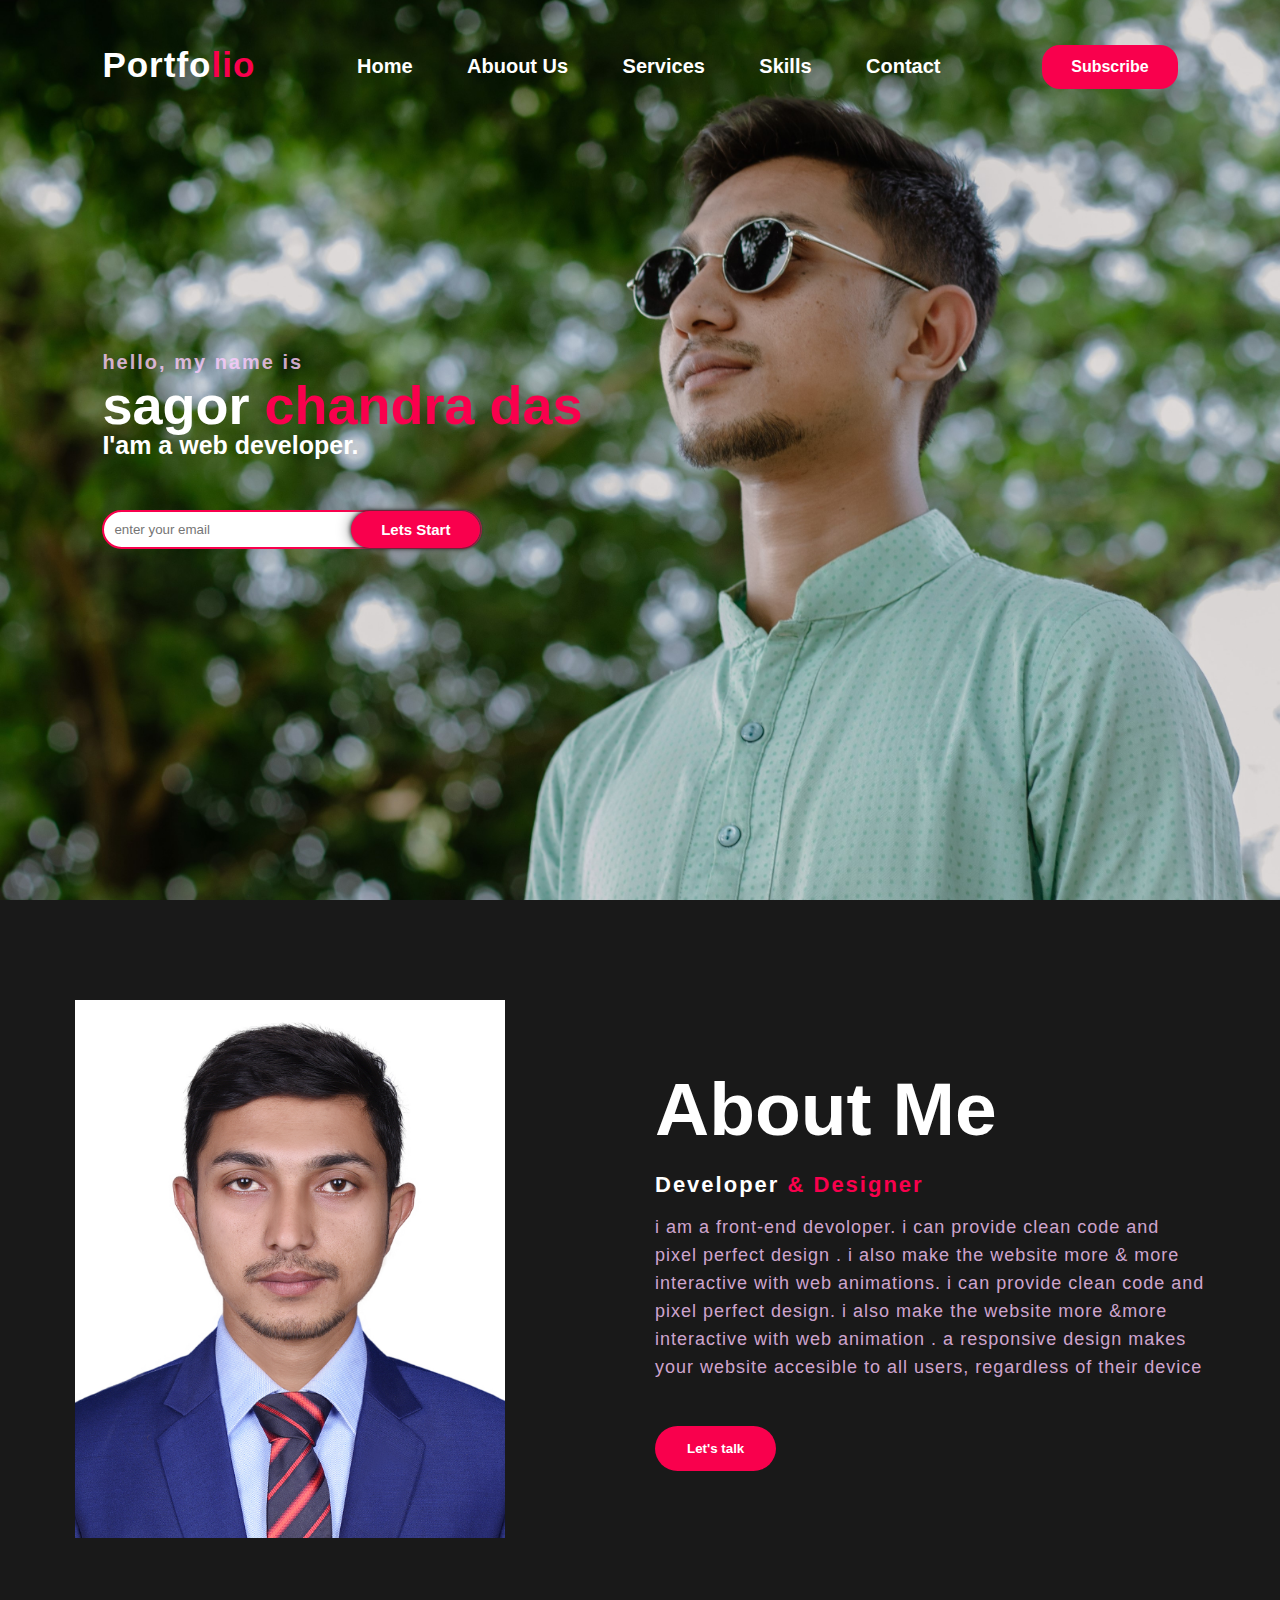
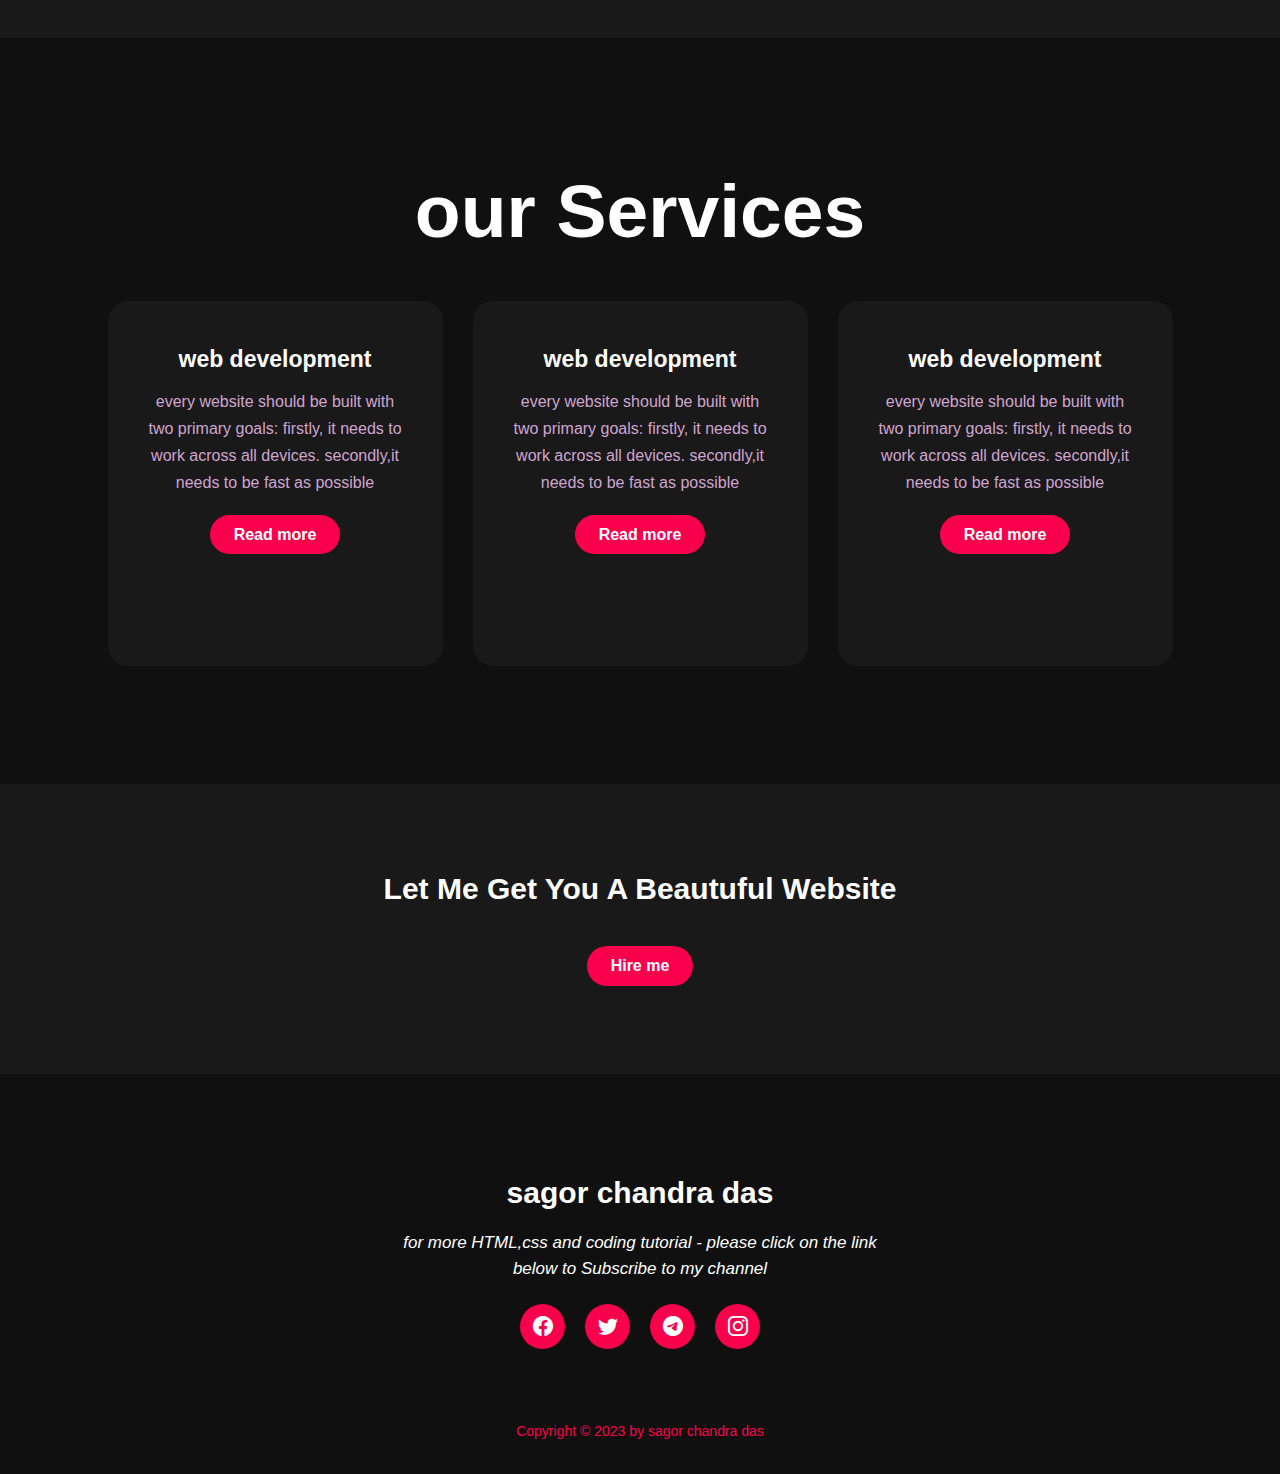
<file: index.html>
<!DOCTYPE html>
<html lang="en">
<head>
    <meta charset="UTF-8">
    <meta name="viewport" content="width=device-width, initial-scale=1.0">
    <title>my portfolio website</title>
    <link rel="stylesheet" href="./css/style.css">
    <link rel="preconnect" href="https://fonts.googleapis.com">
    <link rel="preconnect" href="https://fonts.googleapis.com">


<link rel="preconnect" href="https://fonts.gstatic.com" crossorigin>
<link href="https://fonts.googleapis.com/css2?family=Nunito:ital,wght@1,200&family=Open+Sans&display=swap" rel="stylesheet">



<link rel="stylesheet" href="https://cdn.jsdelivr.net/npm/bootstrap-icons@1.10.5/font/bootstrap-icons.css">


<!-- <link rel="stylesheet" href="/media.css"> -->
</head>
<body>
    
    <div class="hero">
        <nav>
            <h2 class="logo">Portfo<span>lio</span></h2>
        <ul>
            <li><a href="/">Home</a></li>
            <li><a href="html/aboutme.html">Abuout Us</a></li>
            <li><a href="./html/service.html">Services</a></li>
            <li><a href="./html/skils.html">Skills</a></li>
            <li><a href="./html/contact.html">contact</a></li>
        </ul>
        <a class="btn" href="#"> Subscribe</a>
        </nav>


        <div class="contant">
            <h4>hello, my name is</h4>
             <h1>sagor <span>chandra das</span></h1>
             <h3>I'am a web developer.</h3>
             <div class="newslatter">
                <form>
                    <input type="email" name="email" id="mail" placeholder="enter your email">
                    <input type="submit" name="submit" value="lets start">

                </form>
             </div>
        </div>
    </div>


    <!-- about section -->
    <section class="about">
        <div class="main">
            <img src="image/12.jpg" alt="image" class="img-thumbnail">
            <div class="about_text">
                <h2>about me</h2>
                <h5>developer <span> & designer</span></h5>
                <p>i am a front-end devoloper. i can provide clean code and pixel perfect design . i also make the website more & more interactive with web animations. i can provide clean code and pixel perfect design. i also make the website more &more interactive with web animation . a responsive design makes your website accesible to all users, regardless of  their device </p>

                <a href="#"><button type="button">Let's talk </button></a>
            </div>
        </div>

    </section>
    <!-- service section start -->
    <div class="service">
        <div class="title">
            <h2>our Services</h2>
        </div>
        <div class="box">
            <div class="card">
                <i class="fas fa-bars"></i>
                <h5>web development</h5>
                <div class="pre">
                    <p>every website should be built with two primary goals: firstly, it needs to work across all devices. secondly,it needs to be fast as possible </p>
                    <p style="text-align: center;"><a href="#" class="button"> Read more</a></p>
                </div>
            </div>


            <div class="card">
                <i class="fa-solid fa-user"></i>
                <h5>web development</h5>
                <div class="pre">
                    <p>every website should be built with two primary goals: firstly, it needs to work across all devices. secondly,it needs to be fast as possible </p>
                    <p style="text-align: center;"><a href="#" class="button"> Read more</a></p>
                </div>
            </div>


            <div class="card">
                <i class="far fa-bell"></i>
                <h5>web development</h5>
                <div class="pre">
                    <p>every website should be built with two primary goals: firstly, it needs to work across all devices. secondly,it needs to be fast as possible </p>
                    <p style="text-align: center;"><a href="#" class="button"> Read more</a></p>
                </div>
            </div>
        </div>
    </div>
 <!----------------contact me---------------->
 <div class="contact-me">
    <p>let me get you a beautuful website</p>
    <a href="./html/hire_me.html" class="button-two"> Hire me </a>
 </div>
 <!-- ----------footer section----- -->
<footer>
    <p>sagor chandra das</p>
    <p>for more HTML,css and coding tutorial - please click on the link below to Subscribe to my channel</p>
    <div class="social">
        <a href="https://www.facebook.com/profile.php?id=100006381886163"><i class="bi bi-facebook"></i></a>
        <a href="#"><i class="bi bi-twitter"></i></i></a>
        <a href="#"><i class="bi bi-telegram"></i></a>
        <a href="#"><i class="bi bi-instagram"></i></a>
    </div>
    <p class="end">Copyright © 2023 by sagor chandra das</p>
</footer>

</body>
</html>
</file>
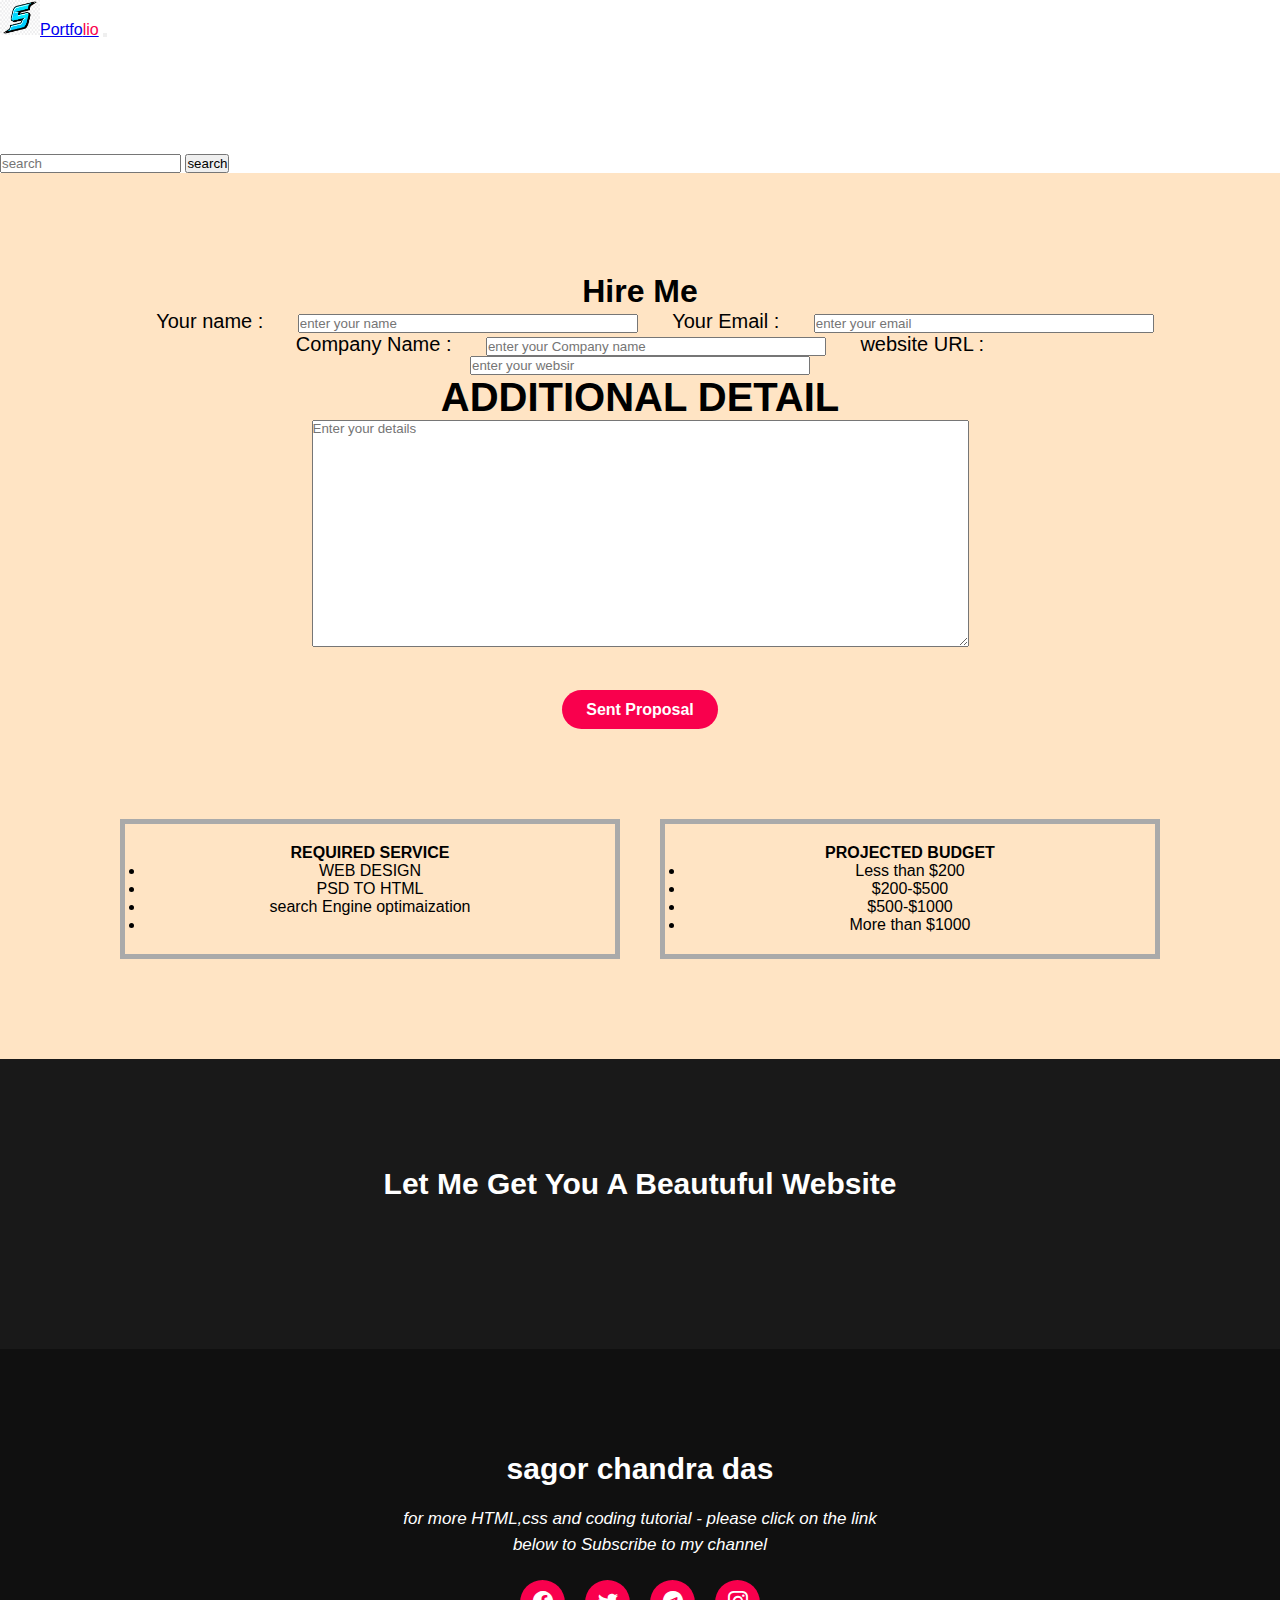
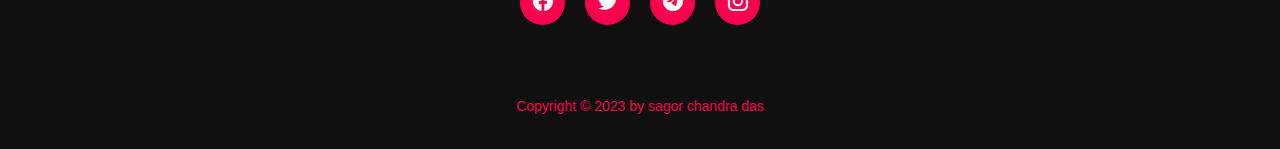
<file: html/hire_me.html>
<!DOCTYPE html>
<html lang="en">
<head>
    <meta charset="UTF-8">
    <meta name="viewport" content="width=device-width, initial-scale=1.0">
    <link href="https://cdn.jsdelivr.net/npm/bootstrap@5.3.0/dist/css/bootstrap.min.css" rel="stylesheet" integrity="sha384-9ndCyUaIbzAi2FUVXJi0CjmCapSmO7SnpJef0486qhLnuZ2cdeRhO02iuK6FUUVM" crossorigin="anonymous">
    <link rel="stylesheet" href="https://cdn.jsdelivr.net/npm/bootstrap-icons@1.10.5/font/bootstrap-icons.css">

    <title>Skils</title>

    <style>
        *{
    padding: 0 !important;
    margin: 0 !important;
    font-family:sans-serif !important;
    box-sizing: border-box !important;
}


.container {
    display: inline !important;
}

.container-fluid span {
    color: #f9004d !important;
}

#main_menu .navbar-nav .nav-item  .nav-link {
    color: white !important;
    text-decoration: none !important;
    font-size: 20px !important;
    font-weight: bold !important;
    text-transform: capitalize !important;
    margin-right: 20px !important;
}


#main_menu .navbar-nav .nav-item  .nav-link:hover{
    background-color: transparent !important;
    border: 2px solid #f9004d !important;
    cursor: pointer !important;
    border-radius: 7px !important;
    background: #f9004d !important;
    color: #FFFDD0 !important;
    transition: 1.2s !important;
}


#logo {
	font-size: 40px !important;
	margin-left: 61px !important;
	margin-top: -40px !important;
}

#logo span {
color: red !important;
}



  .hire-me {
    width: 100% !important;
    height: auto !important;
    background-color: bisque !important;
    padding: 100px !important;
    display: inline-block !important;
  }

  .hire-me {
    text-align: center !important;
  }


  .hire-me label {
    font-size: 20px !important;
    text-align: center !important;
    padding: 30px !important;
  }

  .hire-me input {
    width: 340px !important;
  }

 #box {
    margin-bottom: 50px !important;
 }
#box p{
    font-weight: bold !important;
    font-size: 40px !important;
}

.hire-me .button-two {
    background-color: #f9004d !important;
    color: white !important;
    text-decoration: none !important;
    border: 2px solid transparent !important;
    font-weight: bolder !important;
    padding: 9px 22px !important;
    border-radius: 30px !important;
    transition: .4s !important;
    margin-bottom: 60px !important;
}

.hire-me .button-two:hover {
    background-color: transparent !important;
    border: 2px solid #f9004d !important;
    cursor: pointer !important;
}

.hire-me #flex {
    display: flex !important;
    margin-top: 100px !important;
}

.hire-me #flex #list {
    width: 500px !important;
    border:5px solid #aaa  !important;
    padding: 20px !important;
    margin-left: auto !important;
    margin-right: auto !important;
}











  
.contact-me{
    width: 100% !important;
    height: 290px !important;
    background: #191919 !important;
    display: flex !important;
    align-items: center !important;
    flex-direction: column !important;
    justify-content: center !important;
}

.contact-me p{
    color: white !important;
    font-size: 30px !important;
    text-transform: capitalize !important;
    font-weight: bold !important;
    margin-bottom: 40px !important;

}

.contact-me .button-two {
    background-color: #f9004d !important;
    color: white !important;
    text-decoration: none !important;
    border: 2px solid transparent !important;
    font-weight: bolder !important;
    padding: 9px 22px !important;
    border-radius: 30px !important;
    transition: .4s !important;
}


.contact-me .button-two:hover {
    background-color: transparent !important;
    border: 2px solid #f9004d !important;
    cursor: pointer !important;
}

footer{
    position: relative !important;
    width: 100% !important;
    height: 400px !important;
    background: #101010 !important;
    display: flex !important;
    flex-direction: column !important;
    align-items: center !important;
    justify-content: center !important;

}

footer p:nth-child(1){
    font-size: 30px !important;
    color: white !important;
    margin-bottom: 20px !important;
    font-weight: bold !important;

}

footer p:nth-child(2){
    color: white !important;
    font-size: 17px !important;
    width: 500px !important;
    text-align: center !important;
    line-height: 26px !important;
    font-style:oblique !important;
}

.social {
    display: flex !important;
}

.social a{
    width: 45px !important;
    height: 45px !important;
    display: flex !important;
    align-items: center !important;
    justify-content: center !important;
    background: #f9004d !important;
    border-radius: 50% !important;
    margin: 22px 10px !important;
    color: white !important;
    text-decoration: none !important;
    font-size: 20px !important;

}

.social a:hover{
    transform: scale(1.2) !important;
    transition: .3s !important;

}

.end {
    position: absolute !important;
    color: #f9004d !important;
    bottom: 35px !important;
    font-size: 14px !important;
}


    </style>
</head>
<body>
    

    <nav class="navbar container-fluid navbar-expand-md navbar-light bg-info fixed-top" id="head">
        <div class="container-fluid bg-info">
            <a href="./html/newportfolio.html" class="navbar-brand"><img src="/image/S.png" alt="" width="40px" height="35px">Portfo<span>lio</span></a>
            
            <button class="navbar-toggler" type="button" data-bs-toggle="collapse" data-bs-target="#main_menu"><span class="navbar-toggler-icon"></span></button>

            <div id="main_menu" class="collapse navbar-collapse">
                <ul class="navbar-nav me-auto">
                    <li class="nav-item"><a class="nav-link active" href="/">home</a></li>
                    <li class="nav-item"><a class="nav-link" href="./html/aboutme.html">about</a></li>
                    <li class="nav-item"><a class="nav-link" href="./html/service.html">Service</a></li>
                    <li class="nav-item"><a class="nav-link" href="./html/skils.html">skils</a></li>
                 
                    <li class="nav-item"><a class="nav-link" href="./html/contact.html">Contact</a></li>
                    
                </ul>
            </div>
            <form action="" class="d-flex">
                <input type="search" placeholder="search" class="form-control me-2">
                <button class="btn btn-danger">search</button>
            </form>
        </div>
       
    </nav>
    
    <div class="hire-me">
        <h1>Hire Me </h1>



        <label for="">Your name :</label>
        <input type="text" placeholder="enter your name">

        <label for="">Your Email :</label>
        <input type="email" placeholder="enter your email">


        <label for="" >Company Name :</label>
        <input type="text" placeholder="enter your Company name">


        <label for="">website URL :</label>
        <input type="url" placeholder="enter your websir">

        <div id="box">
            <p>ADDITIONAL DETAIL</p>
          <textarea name="" id="" cols="80" rows="15" placeholder="Enter your details"></textarea>
       
     </div>

         <a href="#" class="button-two"> Sent Proposal </a>

         <div id="flex">
            <div id="list">
                <ul><h4>REQUIRED SERVICE</h4>
                    <li>WEB DESIGN</li>
                    <li>PSD TO HTML</li>
                    <li>search Engine optimaization</li>
                    <li></li>
                </ul>
             </div>
    
             <div id="list">
                <ul><h4>PROJECTED BUDGET</h4>
                    <li>Less than $200</li>
                    <li>$200-$500</li>
                    <li>$500-$1000</li>
                    <li> More than $1000</li>
                </ul>
             </div>
         </div>
         



       

    </div>
   
 <div class="contact-me">
    <p>let me get you a beautuful website</p>
 </div>
 <!-- ----------footer section----- -->
<footer>
    <p>sagor chandra das</p>
    <p>for more HTML,css and coding tutorial - please click on the link below to Subscribe to my channel</p>
    <div class="social">
        <a href="https://www.facebook.com/profile.php?id=100006381886163"><i class="bi bi-facebook"></i></a>
        <a href="#"><i class="bi bi-twitter"></i></a>
        <a href="#"><i class="bi bi-telegram"></i></a>
        <a href="#"><i class="bi bi-instagram"></i></a>
    </div>
    <p class="end">Copyright © 2023 by sagor chandra das</p>
</footer>
</body>
</html>
</file>
<file: css/style.css>
*{
    padding: 0 !important;
    margin: 0 !important;
    font-family:sans-serif !important;
    box-sizing: border-box !important;
}

.hero {
    width: 100% !important;
    height: 100vh !important;
    background: url(../image/IMG_1094.jpg) no-repeat center !important;
    background-size: cover !important;
}

nav{
    display: flex !important;
    text-align: center !important;
    justify-content: space-between !important;
    padding-top: 45px !important;
    padding-left: 8% !important;
    padding-right: 8% !important;
}
 
.logo {
    color: white !important;
    font-size: 35px !important;
    letter-spacing: 1px !important;
    cursor: pointer !important;
}
 
span{
    color: #f9004d !important;
}

nav ul li{
   list-style-type: none !important;
   display: inline-block !important;
   padding: 10px 25px !important;
}

nav ul li a{
    color: white !important;
    text-decoration: none !important;
    font-size: 20px !important;
    font-weight: bold !important;
    text-transform: capitalize !important;
}

nav ul li a:hover{
    color: #f9004d !important;
    transition: .4s !important;
}

.btn {
    background-color:#f9004d !important;
    color: white !important;
    border: 12px solid transparent !important;
    font-weight: bold !important;
    padding: 1px 17px !important;
    border-radius: 18px !important;
    text-decoration: none !important;
    transition: transform .4s !important;
}

.btn:hover {
    transform: scale(1.2) !important;
}

.contant{
    position: absolute !important;
    top: 50% !important;
    left: 8% !important;
    transform: translateY(-50%) !important;
    
}

h1{
    color: white !important;
    margin: 0px 0px -5px !important;
    font-size: 54px !important;
}

h3{
    color: white !important;
    font-size: 25px !important;
    margin-bottom: 50px !important;
}

h4{
    color: #fcfc !important;
    letter-spacing: 2px !important;
    font-size: 20px !important;
}

.contant .newslatter form {
    width: 380px !important;
    max-width: 100% !important;
    position: relative !important;
}

.contant .newslatter form input:first-child{
    display: inline-block !important;
    width: 100% !important;
    padding:10px 10px !important;
    border: 2px solid #f9004d !important;
    outline: none !important;
    border-radius: 30px !important;
}

.contant .newslatter form input:last-child{
    position: absolute !important;
    display: inline-block !important;
    outline: none !important;
    border: none !important;
    padding: 10px 30px !important;
    border-radius: 30px !important;
    background-color: #f9004d !important;
    color: white !important;
    margin-left: 5px !important;
    cursor: pointer !important;
    box-shadow: 0px 0px 5px #000, 0px 0px 15px #858585 !important;
    top: 1px !important;
    right: 2px !important;
    text-transform: capitalize !important;
    font-size: 15px !important;
    font-weight: bold !important;
}

.about {
    width: 100% !important;
   padding: 100px 0px !important;
   background: #191919 !important;
}

.about img{
    height: auto !important;
    width: 430px !important;
}

.about_text {
    width: 550px !important;
}

.main {
    width: 1130px !important;
    max-width: 95% !important;
    margin: 0 auto !important;
    display: flex !important;
    align-items: center !important;
    justify-content: space-between !important;
}

.about_text h2{
    color: white !important;
    font-size: 75px !important;
    text-transform: capitalize !important;
    margin-bottom: 20px !important;
}

.about_text h5{
    color: white !important;
    letter-spacing: 2px !important;
    font-size: 22px !important;
    text-transform: capitalize !important;
}
.about_text p{
    color: #fcfc !important;
    letter-spacing: 1px !important;
    line-height: 28px !important;
    font-size: 18px !important;
    margin-bottom: 45px !important;
}

button {
    background-color: #f9004d !important;
    color: white !important;
    text-decoration: none !important;
    border: 2px solid transparent !important;
    font-weight: bolder !important;
    padding: 13px 30px !important;
    border-radius: 30px !important;
    transition: .4s !important;
}

button:hover {
    background-color: transparent !important;
    border: 2px solid #f9004d !important;
    cursor: pointer !important;
}

.service {
    background: #101010 !important;
    width: 100% !important;
    padding: 100px 0px !important;
 }
 .title h2{
    color: white !important;
    font-size: 75px !important;
    width: 1130px !important;
    margin: 30px auto !important;
    text-align: center !important;
 }
 .box {
    display: flex !important;
    justify-content: center !important;
    align-items: center !important;
    min-height: 400px !important;
 }

 .card {
    height: 365px !important;
    width: 335px !important;
    padding: 20px 35px !important;
    background: #191919 !important;
    border-radius: 20px !important;
    margin: 15px !important;
    position: relative !important;
    overflow: hidden !important;
    text-align: center !important;

 }

 .card i{
    font-size: 50px !important;
    display: block !important;
    text-align: center !important;
    margin: 25px 0px !important;
    color: #f9004d !important;
 }

 h5{
    color: white !important;
    font-size: 23px !important;
    margin-bottom: 15px !important;
 }

 .pre p{
    color: #fcfc !important;
    font-size: 16px !important;
    line-height: 27px !important;
    margin-bottom: 25px !important;
 }

 .card .button {
    background-color: #f9004d !important;
    color: white !important;
    text-decoration: none !important;
    border: 2px solid transparent !important;
    font-weight: bolder !important;
    padding: 9px 22px !important;
    border-radius: 30px !important;
    transition: .4s !important;
 }
 .card .button:hover {
    background-color: transparent !important;
    border: 2px solid #f9004d !important;
    cursor: pointer !important;
}

.contact-me{
    width: 100% !important;
    height: 290px !important;
    background: #191919 !important;
    display: flex !important;
    align-items: center !important;
    flex-direction: column !important;
    justify-content: center !important;
}

.contact-me p{
    color: white !important;
    font-size: 30px !important;
    text-transform: capitalize !important;
    font-weight: bold !important;
    margin-bottom: 40px !important;

}

.contact-me .button-two {
    background-color: #f9004d !important;
    color: white !important;
    text-decoration: none !important;
    border: 2px solid transparent !important;
    font-weight: bolder !important;
    padding: 9px 22px !important;
    border-radius: 30px !important;
    transition: .4s !important;
}


.contact-me .button-two:hover {
    background-color: transparent !important;
    border: 2px solid #f9004d !important;
    cursor: pointer !important;
}

footer{
    position: relative !important;
    width: 100% !important;
    height: 400px !important;
    background: #101010 !important;
    display: flex !important;
    flex-direction: column !important;
    align-items: center !important;
    justify-content: center !important;

}

footer p:nth-child(1){
    font-size: 30px !important;
    color: white !important;
    margin-bottom: 20px !important;
    font-weight: bold !important;

}

footer p:nth-child(2){
    color: white !important;
    font-size: 17px !important;
    width: 500px !important;
    text-align: center !important;
    line-height: 26px !important;
    font-style:oblique !important;
}

.social {
    display: flex !important;
}

.social a{
    width: 45px !important;
    height: 45px !important;
    display: flex !important;
    align-items: center !important;
    justify-content: center !important;
    background: #f9004d !important;
    border-radius: 50% !important;
    margin: 22px 10px !important;
    color: white !important;
    text-decoration: none !important;
    font-size: 20px !important;

}

.social a:hover{
    transform: scale(1.2) !important;
    transition: .3s !important;

}

.end {
    position: absolute !important;
    color: #f9004d !important;
    bottom: 35px !important;
    font-size: 14px !important;
}
</file>
